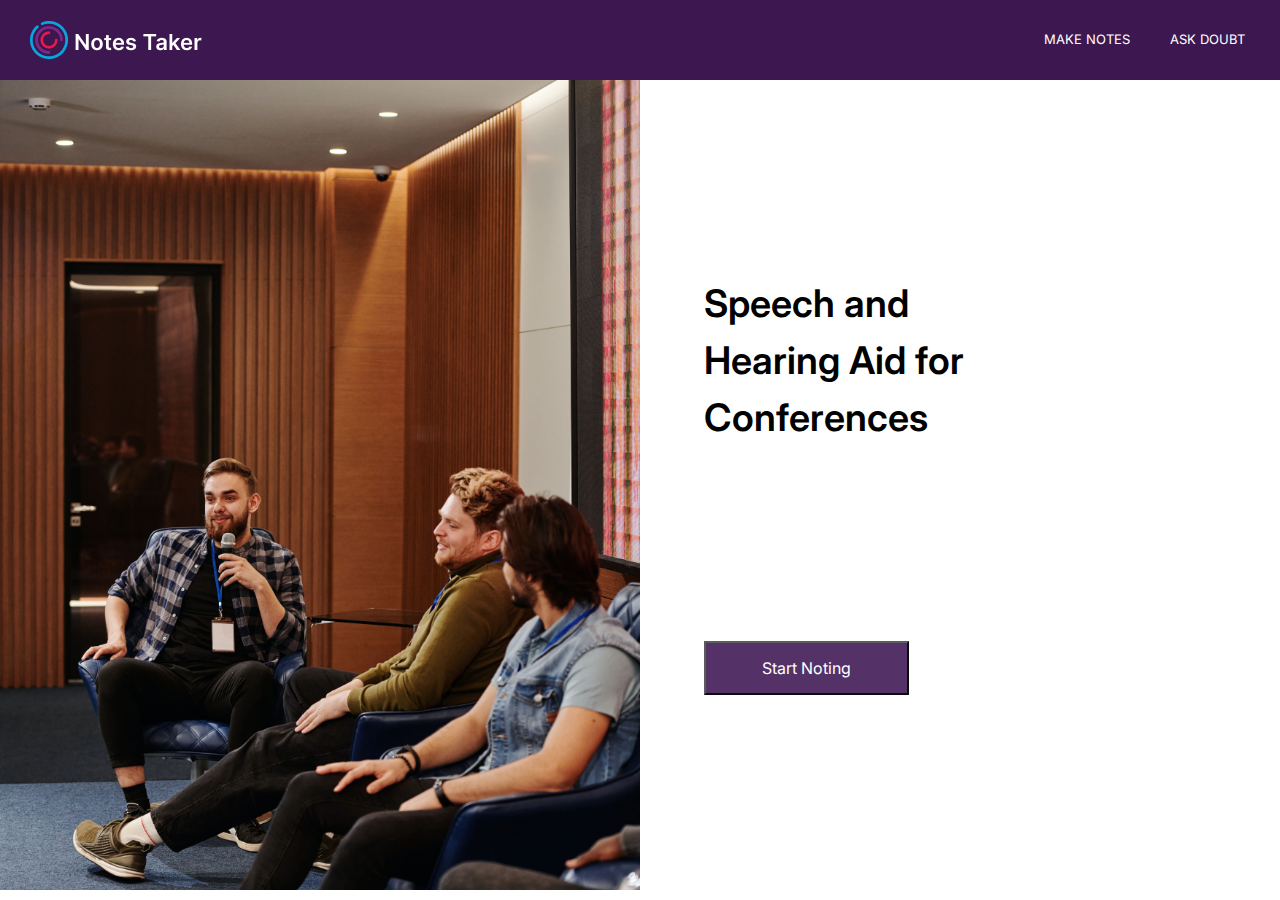
<file: web/index.html>
<!DOCTYPE html>
<html lang="en">
	<head>
		<meta charset="UTF-8" />
		<meta http-equiv="X-UA-Compatible" content="IE=edge" />
		<meta name="viewport" content="width=device-width, initial-scale=1.0" />
		<link rel="stylesheet" href="./style.css" />
		<link rel="stylesheet" href="./nav-style.css" />
		<link rel="preconnect" href="https://fonts.googleapis.com" />
		<link rel="preconnect" href="https://fonts.gstatic.com" crossorigin />
		<link
			href="https://fonts.googleapis.com/css2?family=Inter:wght@400;600&display=swap"
			rel="stylesheet"
		/>
		<title>Notes Taker</title>
	</head>
	<body>
		<!-- navbar -->
		<header class="page-header">
			<nav>
				<a href="./index.html">
					<img
						class="logo horizontal-logo"
						src="./logo.png"
						alt="logo"
					/>
				</a>
				<div class="top-menu-wrapper">
					<div class="panel panel1"></div>
					<div class="panel panel2"></div>
					<ul class="top-menu">
						<li>
							<a href="http://127.0.0.1:5000/">Make Notes</a>
						</li>
						<li>
							<a href="./ask.html">Ask Doubt</a>
						</li>
						<li>
							<a href="">
								<span class="fa-stack fa-2x">
									<i class="fas fa-circle fa-stack-2x"></i>
									<i
										class="fab fa-youtube fa-stack-1x fa-inverse"
									></i>
								</span>
							</a>
						</li>
					</ul>
				</div>
			</nav>
		</header>

		<div class="main">
			<div class="left" style="overflow: hidden">
				<!-- photo -->
				<img
					src="./bg.jpg"
					alt="pexels-henri-mathieusaintlaurent-8348623-min"
					border="0"
				/>
			</div>
			<div class="right">
				<!-- text and button -->
				<h1 style="width: 65%">
					Speech and Hearing Aid for Conferences
				</h1>
				<a href="./cards.html">
					<button>Start Noting</button>
				</a>
			</div>
		</div>
	</body>
</html>
</file>
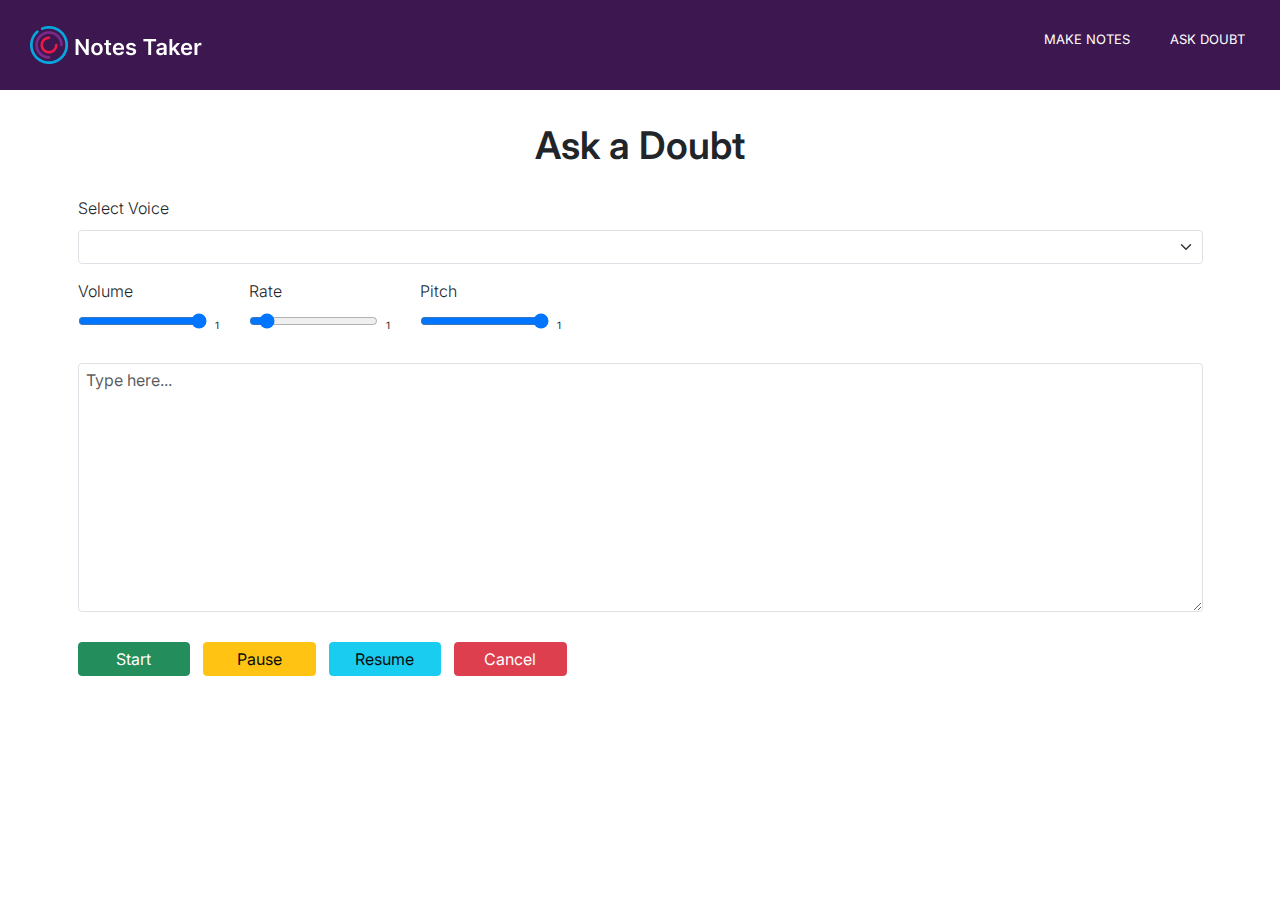
<file: web/ask.html>
<!DOCTYPE html>
<html lang="en">
	<head>
		<meta charset="UTF-8" />
		<meta http-equiv="X-UA-Compatible" content="IE=edge" />
		<meta name="viewport" content="width=device-width, initial-scale=1.0" />
		<link rel="stylesheet" href="./style.css" />
		<link rel="stylesheet" href="./nav-style.css" />
		<link rel="stylesheet" href="./upload.css" />
		<link rel="preconnect" href="https://fonts.googleapis.com" />
		<link rel="preconnect" href="https://fonts.gstatic.com" crossorigin />
		<link
			href="https://fonts.googleapis.com/css2?family=Inter:wght@400;600&display=swap"
			rel="stylesheet"
		/>
		<link
			href="https://cdn.jsdelivr.net/npm/bootstrap@5.0.0-beta1/dist/css/bootstrap.min.css"
			rel="stylesheet"
		/>
		<title>Notes Taker</title>
	</head>
	<body>
		<!-- navbar -->
		<header class="page-header">
			<nav>
				<a href="./index.html">
					<img
						class="logo horizontal-logo"
						src="./logo.png"
						alt="logo"
					/>
				</a>
				<div class="top-menu-wrapper">
					<div class="panel panel1"></div>
					<div class="panel panel2"></div>
					<ul class="top-menu">
						<li>
							<a href="http://127.0.0.1:5000/">Make Notes</a>
						</li>
						<li>
							<a href="./ask.html">Ask Doubt</a>
						</li>
						<li>
							<a href="">
								<span class="fa-stack fa-2x">
									<i class="fas fa-circle fa-stack-2x"></i>
									<i
										class="fab fa-youtube fa-stack-1x fa-inverse"
									></i>
								</span>
							</a>
						</li>
					</ul>
				</div>
			</nav>
		</header>
		<div class="container">
			<h1 class="head">Ask a Doubt</h1>
			<p class="lead">Select Voice</p>

			<!-- Select Menu for Voice -->
			<select id="voices" class="form-select"></select>

			<!-- Range Slliders for Volume, Rate & Pitch -->
			<div class="d-flex mt-4">
				<div>
					<p class="lead">Volume</p>
					<input
						type="range"
						min="0"
						max="1"
						value="1"
						step="0.1"
						id="volume"
					/>
					<span id="volume-label" class="ms-2">1</span>
				</div>
				<div class="mx-5">
					<p class="lead">Rate</p>
					<input
						type="range"
						min="0.1"
						max="10"
						value="1"
						id="rate"
						step="0.1"
					/>
					<span id="rate-label" class="ms-2">1</span>
				</div>
				<div>
					<p class="lead">Pitch</p>
					<input
						type="range"
						min="0"
						max="1"
						value="1"
						step="0.1"
						id="pitch"
					/>
					<span id="pitch-label" class="ms-2">1</span>
				</div>
			</div>

			<!-- Text Area  for the User to Type -->
			<textarea
				class="form-control mt-5"
				cols="30"
				rows="10"
				placeholder="Type here..."
			></textarea>

			<!-- Control Buttons -->
			<div class="mb-5">
				<button id="start" class="btn btn-success mt-5 me-3">
					Start
				</button>
				<button id="pause" class="btn btn-warning mt-5 me-3">
					Pause
				</button>
				<button id="resume" class="btn btn-info mt-5 me-3">
					Resume
				</button>
				<button id="cancel" class="btn btn-danger mt-5 me-3">
					Cancel
				</button>
			</div>
		</div>
		<footer>
			<!-- footer copyright -->
		</footer>
		<script src="./speech.js"></script>
	</body>
</html>
</file>
<file: web/style.css>
* {
	font-family: "Inter", sans-serif;
}

.main {
	display: flex;
	justify-content: center;
	align-items: center;
	height: 90vh;
	width: 100vw;
}

.left {
	width: 50vw;
	height: 100%;
}

.right {
	width: 50vw;
	height: 100%;
	display: flex;
	flex-direction: column;
	justify-content: space-evenly;
	padding-left: 5%;
	padding-right: 5%;
}

button {
	background-color: #4b2860; /* Green */
	color: white;
	padding: 15px 32px;
	text-align: center;
	text-decoration: none;
	display: inline-block;
	font-size: 16px;
	width: 40%;
	cursor: pointer;
	transition: 0.5s;
	opacity: 0.95;
}
button.small {
	background-color: #4b2860; /* Green */
	color: white;
	padding: 10px 26px;
	text-align: center;
	text-decoration: none;
	display: inline-block;
	font-size: 14px;
	width: 40%;
	cursor: pointer;
	transition: 0.5s;
	opacity: 0.95;
}
button:hover {
	border-width: 2px;
	opacity: 1;
}
h1 {
	font-size: 38px !important;
	font-weight: 600 !important;
}
.cards {
	display: flex;
	justify-content: space-around;
	align-items: center;
	width: 100%;
	height: 100%;
	/* background-color: aqua; */
	padding: 5%;
}

.card {
	display: flex;
	flex-direction: column;
	justify-content: space-around;
	align-items: center;
	width: 400px;
	height: 500px;
	box-shadow: 3.5px 6px #888888;
	background-color: antiquewhite;
	padding: 5%;
	/* border: 2px solid red; */
	cursor: pointer;
	transition: 0.5s;
	color: black !important;
}

.card:hover {
	width: 410px;
	height: 510px;
}

.card img {
	height: auto;
	width: 70%;
}

a {
	text-decoration: none;
}

h1.head {
	text-align: center !important;
	padding: 2% !important;
	padding-top: 3% !important;
}

.ask {
	font-size: 150% !important;
}

p.lead,
.form-select,
.form-control,
.btn {
	font-size: medium !important;
}

.btn {
	width: 10% !important;
}

.output {
	padding: 5%;
	width: 100%;
}

.content p{
	text-align: center;
}
</file>
<file: web/upload.css>
.file-upload {
	background-color: #ffffff;
	width: 600px;
	margin: 0 auto;
	padding: 20px;
}

.file-upload-btn {
	width: 100%;
	margin: 0;
	color: #fff;
	background: #4b2860;
	border: none;
	padding: 10px;
	border-radius: 4px;
	border-bottom: 4px solid #3d174f;
	transition: all 0.2s ease;
	outline: none;
	text-transform: uppercase;
	font-weight: 700;
}

.file-upload-btn:hover {
	background: #3d174f;
	color: #ffffff;
	transition: all 0.2s ease;
	cursor: pointer;
}

.file-upload-btn:active {
	border: 0;
	transition: all 0.2s ease;
}

.file-upload-content {
	display: none;
	text-align: center;
}

.file-upload-input {
	position: absolute;
	margin: 0;
	padding: 0;
	width: 100%;
	height: 100%;
	outline: none;
	opacity: 0;
	cursor: pointer;
}

.image-upload-wrap {
	margin-top: 20px;
	border: 4px dashed #3d174f;
	position: relative;
	transition: 0.5s;
}

.image-dropping,
.image-upload-wrap:hover {
	/* background-color: #4b2860; */
	border: 4px dashed #4b2860;
}

.image-title-wrap {
	padding: 0 15px 15px 15px;
	color: #222;
}

.drag-text {
	text-align: center;
}

.drag-text h3 {
	font-weight: 100;
	color: black;
	padding: 60px 0;
}

.file-upload-image {
	max-height: 200px;
	max-width: 200px;
	margin: auto;
	padding: 20px;
}

.remove-image {
	width: 200px;
	margin: 0;
	color: #fff;
	background: #cd4535;
	border: none;
	padding: 10px;
	border-radius: 4px;
	border-bottom: 4px solid #b02818;
	transition: all 0.2s ease;
	outline: none;
	text-transform: uppercase;
	font-weight: 700;
}

.remove-image:hover {
	background: #c13b2a;
	color: #ffffff;
	transition: all 0.2s ease;
	cursor: pointer;
}

.remove-image:active {
	border: 0;
	transition: all 0.2s ease;
}
</file>
<file: web/nav-style.css>
/* RESET RULES & HELPER CLASSES
–––––––––––––––––––––––––––––––––––––––––––––––––– */
:root {
	--purple-1: #3d174f;
	--purple-2: #4b2860;
	--white: #fff;
	--black: #221f1f;
	--red: #ed1849;
	--lightgray: #cfcfcf;
	--overlay: rgba(0, 0, 0, 0.5);
}

* {
	margin: 0;
	padding: 0;
	box-sizing: border-box;
	outline: none;
}

html {
	font-size: 62.5%;
}

ul {
	list-style: none !important;
	color: #fff !important;
}

ul li {
	color: #fff !important;
}

a {
	text-decoration: none !important;
	color: #fff !important;
}

img {
	display: block;
	max-width: 100%;
	height: auto;
}

.no-transition {
	transition: none !important;
}

body {
	font: 1.6rem/1.5 Roboto, sans-serif;
	/* color: var(--white); */
	min-height: 100vh;
}

/* HEADER
–––––––––––––––––––––––––––––––––––––––––––––––––– */
.page-header {
	position: relative;
	padding: 1.5rem 3rem;
	background: var(--purple-1);
	color: white;
}

.page-header nav {
	display: flex;
	align-items: center;
	justify-content: space-between;
}

.page-header .horizontal-logo,
.page-header .search span {
	display: none;
}

.page-header .vertical-logo {
	max-width: 9.5rem;
}

.page-header .top-menu-wrapper {
	color: var(--black);
}

.page-header .top-menu-wrapper::before {
	content: "";
	position: fixed;
	top: 0;
	left: 0;
	right: 0;
	bottom: 0;
	z-index: -1;
	transition: background 0.5s;
}

.page-header .search {
	color: var(--white);
}

.page-header .panel,
.page-header .top-menu {
	position: fixed;
	top: 0;
	left: 0;
	bottom: 0;
	z-index: 2;
	transform: translate3d(-100%, 0, 0);
	transition: transform 0.4s cubic-bezier(0.23, 1, 0.32, 1);
}

.page-header .panel1 {
	width: 100%;
	background: var(--purple-1);
	transition-delay: 0.3s;
}

.page-header .panel2 {
	width: calc(100% - 3rem);
	background: var(--red);
	transition-delay: 0.1s;
}

.page-header .top-menu {
	display: flex;
	flex-direction: column;
	width: calc(100% - 6rem);
	overflow-y: auto;
	padding: 2rem;
	background: var(--white);
}

.page-header .top-menu-wrapper.show-offcanvas::before {
	background: var(--overlay);
	z-index: 1;
}

.page-header .top-menu-wrapper.show-offcanvas .panel,
.page-header .top-menu-wrapper.show-offcanvas .top-menu {
	transform: translate3d(0, 0, 0);
	transition-duration: 0.7s;
}

.page-header .top-menu-wrapper.show-offcanvas .panel1 {
	transition-delay: 0s;
}

.page-header .top-menu-wrapper.show-offcanvas .panel2 {
	transition-delay: 0.2s;
}

.page-header .top-menu-wrapper.show-offcanvas .top-menu {
	transition-delay: 0.4s;
	box-shadow: rgba(0, 0, 0, 0.25) 0 0 4rem 0.5rem;
}

/* FORM
–––––––––––––––––––––––––––––––––––––––––––––––––– */
.page-header .search-form {
	position: absolute;
	top: 100%;
	left: 0;
	right: 0;
	visibility: hidden;
	opacity: 0;
	padding: 1rem 0;
	background: var(--purple-2);
	transition: all 0.2s;
}

.page-header .search-form.is-visible {
	visibility: visible;
	opacity: 1;
}

.page-header .search-form div {
	position: relative;
	width: 90%;
	max-width: 1000px;
	margin: 0 auto;
}

.page-header .search-form input {
	width: 100%;
	font-size: 2rem;
	height: 4rem;
	padding: 0 2rem;
}

/* TOP MENU
–––––––––––––––––––––––––––––––––––––––––––––––––– */
.page-header .top-menu li + li {
	margin-top: 1.5rem;
}

.page-header .top-menu > li:last-child {
	margin-top: auto;
}

.page-header ul a {
	display: inline-block;
	font-size: 1.3rem;
	text-transform: uppercase;
	transition: color 0.35s ease-out;
}

.page-header ul a:hover {
	color: var(--red);
}

.page-header .has-dropdown i {
	display: none;
}

.page-header .sub-menu {
	padding: 1.5rem 2rem 0;
}

.page-header .top-menu .mob-block {
	display: flex;
	align-items: center;
	justify-content: space-between;
	margin-bottom: 3rem;
}

.page-header .top-menu .mob-block i {
	color: var(--lightgray);
}

.page-header .socials {
	display: flex;
	margin-top: 3rem;
	margin-bottom: 1rem;
}

.page-header .socials li + li {
	margin-top: 0;
}

.page-header .socials .fa-stack {
	font-size: 1.7rem;
}

.page-header .socials .fab {
	font-size: 1.2rem;
}

/* FOOTER
–––––––––––––––––––––––––––––––––––––––––––––––––– */
.page-footer {
	position: absolute;
	bottom: 1rem;
	right: 1rem;
	font-size: 1.3rem;
	color: var(--black);
}

.page-footer span {
	color: #e31b23;
}

/* MQ
–––––––––––––––––––––––––––––––––––––––––––––––––– */
@media screen and (min-width: 550px) {
	.page-header .panel1 {
		width: 60%;
	}
	.page-header .panel2 {
		width: calc(60% - 3rem);
	}
	.page-header .top-menu {
		width: calc(60% - 6rem);
	}
}

@media screen and (min-width: 768px) {
	.page-header .top-menu {
		padding: 4rem;
	}

	.page-header ul a {
		font-size: 1.6rem;
	}

	.page-header .search-form input {
		font-size: 2.4rem;
		height: 5rem;
		line-height: 5rem;
	}
}

@media screen and (min-width: 995px) {
	.page-header {
		padding: 0 3rem;
	}

	.page-header .panel,
	.page-header .open-mobile-menu,
	.page-header .vertical-logo,
	.page-header .top-menu .mob-block,
	.page-header .top-menu > li:last-child,
	.page-header .top-menu-wrapper::before {
		display: none;
	}

	.page-header .horizontal-logo {
		display: block;
	}

	.page-header .top-menu-wrapper {
		display: flex;
		align-items: center;
		color: var(--white);
	}

	.page-header .top-menu {
		flex-direction: row;
		position: static;
		width: auto;
		background: transparent;
		transform: none;
		padding: 0;
		overflow-y: visible;
		box-shadow: none !important;
	}

	.page-header .top-menu li + li {
		margin-top: 0;
	}

	.page-header .top-menu > li:not(:nth-last-child(2)) {
		margin-right: 3rem;
	}

	.page-header .top-menu > li > a {
		padding: 3rem 0.5rem;
	}

	.page-header ul a {
		font-size: 1.3rem;
	}

	.page-header .has-dropdown i {
		display: inline-block;
	}

	.page-header .sub-menu {
		display: none;
		position: absolute;
		top: 100%;
		left: 50%;
		transform: translateX(-50%);
		padding: 1.5rem 2rem;
		background: var(--purple-2);
	}

	.page-header .sub-menu li + li {
		margin-top: 1.2rem;
	}

	.page-header .sub-menu a {
		padding: 0.5rem 1rem;
		white-space: nowrap;
	}

	.page-header .has-dropdown {
		position: relative;
	}

	.page-header .has-dropdown:hover .sub-menu {
		display: block;
	}

	.page-header .search {
		display: flex;
		align-items: center;
		margin-left: 3rem;
	}
}

@media screen and (min-width: 1200px) {
	.page-header .search {
		margin-left: 5rem;
	}

	.page-header .search i {
		margin-right: 1.5rem;
	}

	.page-header .search span {
		display: block;
		font-weight: 500;
		font-size: 1.6rem;
	}
}
</file>
